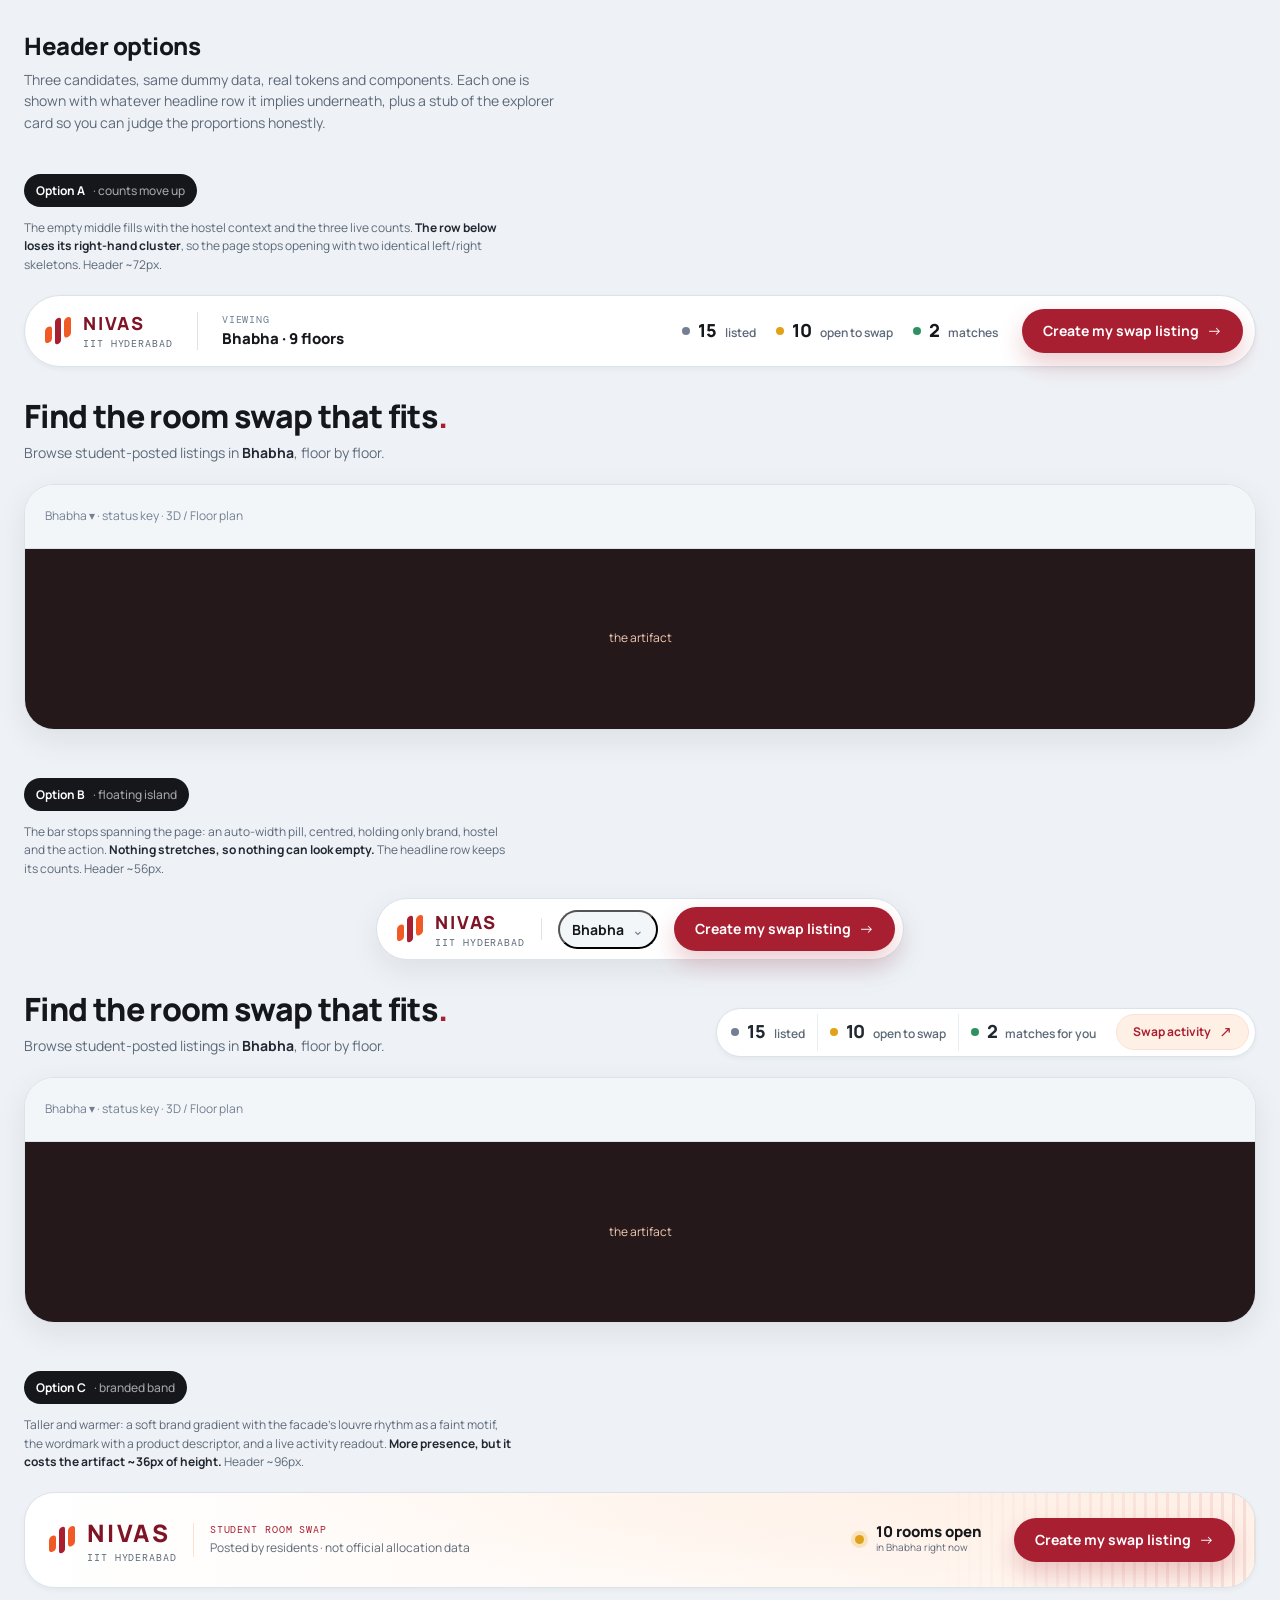
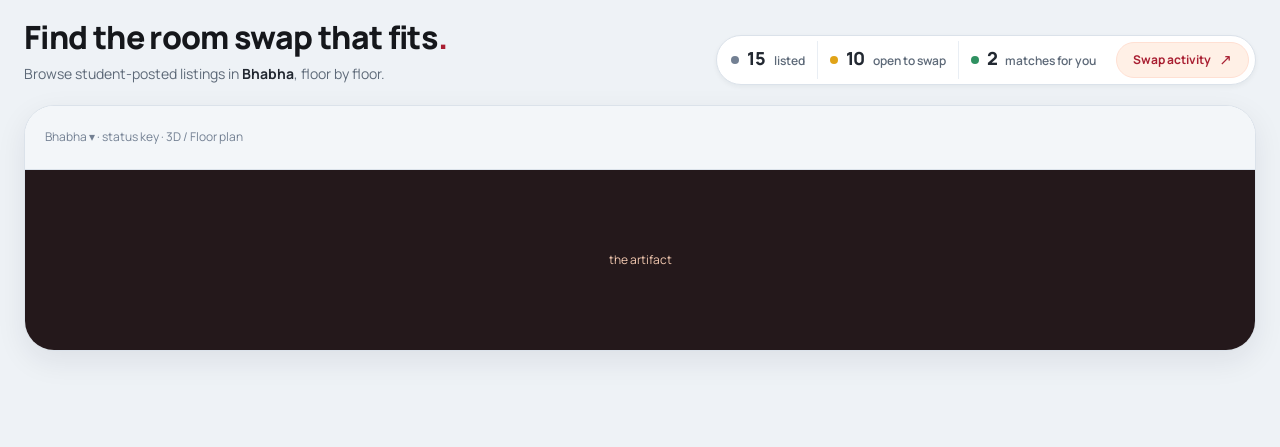
<file: header.html>
<!doctype html>
<html lang="en">
  <head>
    <meta charset="UTF-8" />
    <meta name="viewport" content="width=device-width, initial-scale=1.0" />
    <title>Nivas — header options</title>
    <link rel="preconnect" href="https://fonts.googleapis.com" />
    <link rel="preconnect" href="https://fonts.gstatic.com" crossorigin />
    <link href="https://fonts.googleapis.com/css2?family=DM+Mono:wght@400;500&family=Manrope:wght@400;500;600;700;800&family=Playfair+Display:ital,wght@0,600;1,600&display=swap" rel="stylesheet" />

    <!-- Uses the real stylesheet so tokens, buttons, brand mark and type are
         exactly what the app renders. Everything below is preview-only chrome
         plus the three candidate headers. Dummy data, no behaviour. -->
    <link rel="stylesheet" href="./styles.css?v=30" />

    <style>
      /* ── preview page chrome (not part of the app) ────────────────────── */
      body { background: var(--canvas); }
      .demo { max-width: 1320px; margin: 0 auto; padding: var(--s-8) var(--s-6) var(--s-12); }
      .demo-title { font-size: var(--fs-2xl); font-weight: 800; color: var(--ink-900); }
      .demo-lead { margin: var(--s-2) 0 var(--s-10); color: var(--ink-500); font-size: var(--fs-sm); max-width: 60ch; }
      .variant { margin-bottom: var(--s-12); }
      .variant-tag {
        display: inline-flex; align-items: center; gap: var(--s-2);
        margin-bottom: var(--s-3);
        padding: var(--s-2) var(--s-3);
        border-radius: var(--r-pill);
        background: var(--ink-900); color: #fff;
        font: 700 var(--fs-xs) var(--font-sans);
      }
      .variant-tag i { font-style: normal; opacity: .6; font-weight: 500; }
      .variant-note { margin: 0 0 var(--s-5); color: var(--ink-500); font-size: var(--fs-xs); max-width: 70ch; line-height: var(--lh-base); }
      .variant-note b { color: var(--ink-800); }
      /* A stub of the explorer card, so each header is judged in proportion. */
      .stage-stub {
        margin-top: var(--s-5);
        border: 1px solid var(--line); border-radius: var(--r-xl);
        background: var(--surface); box-shadow: var(--e-2); overflow: hidden;
      }
      .stage-stub-bar {
        height: 64px; display: flex; align-items: center; gap: var(--s-5);
        padding: 0 var(--s-5);
        border-bottom: 1px solid var(--line); background: var(--surface-sunk);
        color: var(--ink-400); font-size: var(--fs-xs);
      }
      .stage-stub-body { height: 180px; display: grid; place-items: center; background: var(--scene); color: var(--on-scene-muted); font-size: var(--fs-xs); }

      /* Shared by the previews: the headline row as it appears today. */
      .demo-head { display: flex; align-items: flex-end; justify-content: space-between; gap: var(--s-8); margin: var(--s-8) 0 var(--s-5); }
      .demo-head h1 { font-size: var(--fs-3xl); font-weight: 800; line-height: 1.1; letter-spacing: -.02em; color: var(--ink-900); }
      .demo-head h1 em { font-style: normal; color: var(--brand-600); }
      .demo-head p { margin: var(--s-2) 0 0; color: var(--ink-500); font-size: var(--fs-sm); }
      .demo-head strong { color: var(--ink-800); }

      /* ══ OPTION A — counts pulled into the header ══════════════════════ */
      .hdr-a {
        display: flex; align-items: center; gap: var(--s-6);
        min-height: 72px; padding: var(--s-3) var(--s-3) var(--s-3) var(--s-5);
        border: 1px solid var(--line); border-radius: var(--r-pill);
        background: var(--surface); box-shadow: var(--e-1);
      }
      .hdr-a .brand { flex: none; }
      .hdr-a-divider { width: 1px; align-self: stretch; margin: var(--s-1) 0; background: var(--line); }
      .hdr-a-context { flex: 1; min-width: 0; display: flex; align-items: center; gap: var(--s-6); }
      .hdr-a-hostel { display: grid; gap: 2px; }
      .hdr-a-hostel span { font: var(--fs-micro) var(--font-mono); letter-spacing: var(--track-mono); color: var(--ink-400); }
      .hdr-a-hostel strong { font: 800 var(--fs-md) var(--font-sans); color: var(--ink-900); }
      .hdr-a-counts { display: flex; align-items: center; gap: var(--s-5); margin-left: auto; }
      .hdr-a-count { display: flex; align-items: baseline; gap: var(--s-2); white-space: nowrap; }
      .hdr-a-count i { width: 8px; height: 8px; align-self: center; border-radius: var(--r-pill); background: var(--ink-400); }
      .hdr-a-count.is-open i { background: var(--status-open); }
      .hdr-a-count.is-match i { background: var(--status-match); }
      .hdr-a-count strong { font: 800 var(--fs-xl) var(--font-sans); color: var(--ink-900); line-height: 1; }
      .hdr-a-count small { color: var(--ink-500); font: 600 var(--fs-xs) var(--font-sans); }

      /* ══ OPTION B — floating centred island ════════════════════════════ */
      .hdr-b-wrap { display: flex; justify-content: center; }
      .hdr-b {
        display: inline-flex; align-items: center; gap: var(--s-4);
        min-height: 56px; padding: var(--s-2) var(--s-2) var(--s-2) var(--s-5);
        border: 1px solid var(--line); border-radius: var(--r-pill);
        background: var(--surface); box-shadow: var(--e-2);
      }
      .hdr-b .brand { flex: none; }
      .hdr-b-sep { width: 1px; height: 22px; background: var(--line); }
      .hdr-b-hostel {
        display: inline-flex; align-items: center; gap: var(--s-2);
        padding: var(--s-2) var(--s-3); border-radius: var(--r-pill);
        background: var(--surface-sunk);
        font: 700 var(--fs-sm) var(--font-sans); color: var(--ink-900); cursor: pointer;
      }
      .hdr-b-hostel b { color: var(--ink-400); font-weight: 500; }

      /* ══ OPTION C — branded gradient band ══════════════════════════════ */
      .hdr-c {
        position: relative; overflow: hidden;
        display: flex; align-items: center; gap: var(--s-8);
        min-height: 96px; padding: var(--s-5) var(--s-5) var(--s-5) var(--s-6);
        border: 1px solid var(--line); border-radius: var(--r-xl);
        background:
          radial-gradient(120% 180% at 88% 0%, var(--brand-50), transparent 62%),
          linear-gradient(90deg, #fff 0%, var(--accent-50) 100%);
        box-shadow: var(--e-1);
      }
      .hdr-c:after {   /* faint louvre motif from the facade */
        content: ''; position: absolute; inset: 0 0 0 auto; width: 320px;
        background: repeating-linear-gradient(90deg, rgba(169,31,50,.10) 0 3px, transparent 3px 11px);
        -webkit-mask-image: linear-gradient(90deg, transparent, #000);
        mask-image: linear-gradient(90deg, transparent, #000);
        pointer-events: none;
      }
      .hdr-c-id { position: relative; z-index: 1; display: flex; align-items: center; gap: var(--s-4); }
      .hdr-c-id .brand { font-size: var(--fs-2xl); }
      .hdr-c-tag { display: grid; gap: 3px; padding-left: var(--s-4); border-left: 1px solid var(--brand-100); }
      .hdr-c-tag span { font: var(--fs-micro) var(--font-mono); letter-spacing: var(--track-mono); color: var(--brand-600); }
      .hdr-c-tag small { color: var(--ink-500); font-size: var(--fs-xs); }
      .hdr-c-live { position: relative; z-index: 1; margin-left: auto; display: flex; align-items: center; gap: var(--s-3); }
      .hdr-c-pulse {
        width: 9px; height: 9px; border-radius: var(--r-pill);
        background: var(--status-open); box-shadow: 0 0 0 4px rgba(224,163,24,.22);
        animation: pulse 1.8s var(--ease) infinite;
      }
      @keyframes pulse { 50% { box-shadow: 0 0 0 9px rgba(224,163,24,0); } }
      .hdr-c-live-copy { display: grid; gap: 1px; }
      .hdr-c-live-copy strong { font: 800 var(--fs-md) var(--font-sans); color: var(--ink-900); line-height: 1; }
      .hdr-c-live-copy small { color: var(--ink-500); font-size: var(--fs-micro); }
      .hdr-c .btn { position: relative; z-index: 1; }

      .cta-pill { min-height: 44px; padding: 0 var(--s-5); border-radius: var(--r-pill); font-size: var(--fs-sm); box-shadow: var(--brand-action-shadow); white-space: nowrap; }
    </style>
  </head>

  <body>
    <div class="demo">
      <h1 class="demo-title">Header options</h1>
      <p class="demo-lead">
        Three candidates, same dummy data, real tokens and components. Each one
        is shown with whatever headline row it implies underneath, plus a stub
        of the explorer card so you can judge the proportions honestly.
      </p>

      <!-- ════════════════════════════════════════════════════════════════ -->
      <section class="variant">
        <span class="variant-tag">Option A <i>· counts move up</i></span>
        <p class="variant-note">
          The empty middle fills with the hostel context and the three live
          counts. <b>The row below loses its right-hand cluster</b>, so the page
          stops opening with two identical left/right skeletons. Header ~72px.
        </p>

        <header class="hdr-a">
          <a class="brand" href="#" aria-label="Nivas home">
            <span class="brand-mark"><i></i><i></i><i></i></span>
            <span>NIVAS<small>IIT HYDERABAD</small></span>
          </a>
          <div class="hdr-a-divider"></div>
          <div class="hdr-a-context">
            <div class="hdr-a-hostel"><span>VIEWING</span><strong>Bhabha · 9 floors</strong></div>
            <div class="hdr-a-counts">
              <div class="hdr-a-count"><i></i><strong>15</strong><small>listed</small></div>
              <div class="hdr-a-count is-open"><i></i><strong>10</strong><small>open to swap</small></div>
              <div class="hdr-a-count is-match"><i></i><strong>2</strong><small>matches</small></div>
            </div>
          </div>
          <button class="btn btn--primary cta-pill">Create my swap listing <b>→</b></button>
        </header>

        <div class="demo-head">
          <div>
            <h1>Find the room swap that fits<em>.</em></h1>
            <p>Browse student-posted listings in <strong>Bhabha</strong>, floor by floor.</p>
          </div>
        </div>

        <div class="stage-stub">
          <div class="stage-stub-bar">Bhabha ▾ · status key · 3D / Floor plan</div>
          <div class="stage-stub-body">the artifact</div>
        </div>
      </section>

      <!-- ════════════════════════════════════════════════════════════════ -->
      <section class="variant">
        <span class="variant-tag">Option B <i>· floating island</i></span>
        <p class="variant-note">
          The bar stops spanning the page: an auto-width pill, centred, holding
          only brand, hostel and the action. <b>Nothing stretches, so nothing can
          look empty.</b> The headline row keeps its counts. Header ~56px.
        </p>

        <div class="hdr-b-wrap">
          <header class="hdr-b">
            <a class="brand" href="#" aria-label="Nivas home">
              <span class="brand-mark"><i></i><i></i><i></i></span>
              <span>NIVAS<small>IIT HYDERABAD</small></span>
            </a>
            <div class="hdr-b-sep"></div>
            <button class="hdr-b-hostel">Bhabha <b>⌄</b></button>
            <button class="btn btn--primary cta-pill">Create my swap listing <b>→</b></button>
          </header>
        </div>

        <div class="demo-head">
          <div>
            <h1>Find the room swap that fits<em>.</em></h1>
            <p>Browse student-posted listings in <strong>Bhabha</strong>, floor by floor.</p>
          </div>
          <div class="head-stats">
            <div class="head-stat"><strong>15</strong><small>listed</small></div>
            <div class="head-stat head-stat--open"><strong>10</strong><small>open to swap</small></div>
            <div class="head-stat head-stat--match"><strong>2</strong><small>matches for you</small></div>
            <button class="btn btn--secondary head-activity">Swap activity <b>↗</b></button>
          </div>
        </div>

        <div class="stage-stub">
          <div class="stage-stub-bar">Bhabha ▾ · status key · 3D / Floor plan</div>
          <div class="stage-stub-body">the artifact</div>
        </div>
      </section>

      <!-- ════════════════════════════════════════════════════════════════ -->
      <section class="variant">
        <span class="variant-tag">Option C <i>· branded band</i></span>
        <p class="variant-note">
          Taller and warmer: a soft brand gradient with the facade's louvre
          rhythm as a faint motif, the wordmark with a product descriptor, and a
          live activity readout. <b>More presence, but it costs the artifact
          ~36px of height.</b> Header ~96px.
        </p>

        <header class="hdr-c">
          <div class="hdr-c-id">
            <a class="brand" href="#" aria-label="Nivas home">
              <span class="brand-mark"><i></i><i></i><i></i></span>
              <span>NIVAS<small>IIT HYDERABAD</small></span>
            </a>
            <div class="hdr-c-tag">
              <span>STUDENT ROOM SWAP</span>
              <small>Posted by residents · not official allocation data</small>
            </div>
          </div>
          <div class="hdr-c-live">
            <span class="hdr-c-pulse"></span>
            <div class="hdr-c-live-copy">
              <strong>10 rooms open</strong>
              <small>in Bhabha right now</small>
            </div>
          </div>
          <button class="btn btn--primary cta-pill">Create my swap listing <b>→</b></button>
        </header>

        <div class="demo-head">
          <div>
            <h1>Find the room swap that fits<em>.</em></h1>
            <p>Browse student-posted listings in <strong>Bhabha</strong>, floor by floor.</p>
          </div>
          <div class="head-stats">
            <div class="head-stat"><strong>15</strong><small>listed</small></div>
            <div class="head-stat head-stat--open"><strong>10</strong><small>open to swap</small></div>
            <div class="head-stat head-stat--match"><strong>2</strong><small>matches for you</small></div>
            <button class="btn btn--secondary head-activity">Swap activity <b>↗</b></button>
          </div>
        </div>

        <div class="stage-stub">
          <div class="stage-stub-bar">Bhabha ▾ · status key · 3D / Floor plan</div>
          <div class="stage-stub-body">the artifact</div>
        </div>
      </section>
    </div>
  </body>
</html>
</file>
<file: styles.css>
/* ============================================================================
   NIVAS — IIT Hyderabad hostel explorer
   Design system. Read docs/DESIGN.md before changing anything in this file.

   Structure:
     01 Tokens          07 Status key
     02 Base            08 Views (3D / map / site / floor)
     03 Primitives      09 Room detail panel
     04 Header pill     10 Modals + requests
     05 Page + card     11 Component refinements
     06 Stage row       12 Toast, responsive, a11y

   Rule: no hard-coded colours below section 01. Every value is a token.
   ========================================================================= */

/* ── 01 Tokens ───────────────────────────────────────────────────────────── */

:root {
  /* Brand — institute red. Reserved for interactive/branded elements ONLY.
     Never used for room status, so a red button is never confused with a
     red room. See --status-* below. */
  --brand-700: #7e1425;
  --brand-600: #a91f32;
  --brand-500: #c22c3d;
  --brand-200: #f6cabf;
  --brand-100: #ffe0d3;
  --brand-50:  #fff0e6;

  /* Accent — logo orange. Highlights, focus rings, live indicators. */
  --accent-700: #c0430f;
  --accent-600: #d8481e;
  --accent-500: #f05a25;
  --accent-100: #ffdfca;
  --accent-50:  #fff4ec;

  /* Warm neutrals */
  --ink-900:   #15171b;
  --ink-800:   #222831;
  --ink-600:   #46515e;
  --ink-500:   #5d6978;
  --ink-400:   #738093;
  --line:      #dbe2ea;
  --line-soft: #e9eef4;
  --surface:   #ffffff;
  --surface-sunk: #f3f6f9;
  --canvas:    #eef2f6;
  --scene:     #24181b;

  /* On dark (3D viewer overlays) */
  --on-scene:       #fff5ec;
  --on-scene-muted: #f3c9b1;
  --on-scene-label: #ffc5a6;
  --scene-panel:    rgba(38, 23, 25, .84);
  --scene-edge:     rgba(255, 218, 196, .24);
  --overlay-backdrop: rgba(15, 21, 30, .48);
  --brand-action-shadow: 0 12px 24px rgba(169, 31, 50, .22);

  /* Room status colours reflect only student-submitted swap information.
     Traffic-light reading, set by Chandan 2026-07-26: red = registered but
     not moving (no swap possible), yellow = open to swap, green = match.
     The red is deliberately a warmer, brighter vermilion than --brand-600 so
     a status swatch never reads as a brand button. */
  --status-unlisted:       #514346;
  --status-unlisted-tint:  #eee7e2;
  --status-occupied:       #d6452f;
  --status-occupied-tint:  #fbe4de;
  --status-open:           #e0a318;
  --status-open-tint:      #fdf1d3;
  --status-match:          #2f9161;
  --status-match-tint:     #e0f1e7;
  /* Pink: one or more students have bookmarked this room as a destination.
     Overlay tier, not a listing state — see statusAtFor() in app.js. */
  --status-waitlist:       #d6437e;
  --status-waitlist-tint:  #fbe1ec;

  /* Radius — one scale, no ad-hoc values */
  --r-xs:   4px;
  --r-sm:   12px;
  --r-md:   16px;
  --r-lg:   22px;
  --r-xl:   30px;
  --r-pill: 999px;

  /* Space — 4px base */
  --s-1: 4px;  --s-2: 8px;  --s-3: 12px; --s-4: 16px;
  --s-5: 20px; --s-6: 24px; --s-8: 32px; --s-10: 40px; --s-12: 48px;

  /* Type */
  --font-sans:    Manrope, system-ui, -apple-system, sans-serif;
  --font-mono:    'DM Mono', ui-monospace, SFMono-Regular, monospace;
  --font-display: 'Playfair Display', Georgia, serif;

  --fs-micro: 10px;
  --fs-xs:    12px;
  --fs-sm:    14px;
  --fs-md:    15px;
  --fs-lg:    15px;
  --fs-xl:    18px;
  --fs-2xl:   24px;
  --fs-3xl:   32px;
  --fs-4xl:   40px;

  --lh-tight: 1.2;
  --lh-base:  1.55;
  --lh-loose: 1.7;

  --track-mono: .09em;  /* mono labels are always tracked out */

  /* Elevation */
  --e-1: 0 2px 5px rgba(20, 31, 47, .05);
  --e-2: 0 10px 30px rgba(20, 31, 47, .08);
  --e-3: 0 20px 48px rgba(20, 31, 47, .12);
  --e-4: 0 30px 72px rgba(20, 31, 47, .2);

  /* Layout — the stage row's one adjustable dimension */
  --detail-w: 316px;

  /* Motion */
  --t-fast: 120ms;
  --t-base: 200ms;
  --ease:   cubic-bezier(.32, .72, .32, 1);

  --focus-ring: 0 0 0 3px var(--accent-100);
}

/* ── 02 Base ─────────────────────────────────────────────────────────────── */

* { box-sizing: border-box; }

body {
  margin: 0;
  background: var(--canvas);
  color: var(--ink-800);
  font-family: var(--font-sans);
  font-size: var(--fs-md);
  line-height: var(--lh-base);
  -webkit-font-smoothing: antialiased;
}

h1, h2, h3 { margin: 0; line-height: var(--lh-tight); letter-spacing: -.02em; }

.hidden { display: none !important; }

:focus-visible {
  outline: 2px solid var(--accent-500);
  outline-offset: 2px;
  border-radius: var(--r-xs);
}

/* Mono label — the recurring small-caps eyebrow used across every panel */
.u-label {
  font: var(--fs-micro) var(--font-mono);
  letter-spacing: var(--track-mono);
  text-transform: uppercase;
  color: var(--ink-500);
}

/* ── 03 Primitives ───────────────────────────────────────────────────────── */

/* Buttons. Every clickable control in the app is one of these four.
   .btn            base — never used alone
   .btn--primary   solid brand, one per view maximum
   .btn--secondary tinted, safe to repeat
   .btn--ghost     text-only
   .icon-btn       square, icon only
   .seg-btn        inside a .segmented group
   .chip           small pill, often a toggle                                */

.btn {
  display: inline-flex;
  align-items: center;
  justify-content: center;
  gap: var(--s-2);
  border: 1px solid transparent;
  border-radius: var(--r-sm);
  padding: var(--s-3) var(--s-4);
  font: 700 var(--fs-xs) var(--font-sans);
  line-height: 1;
  cursor: pointer;
  transition: background var(--t-fast) var(--ease),
              border-color var(--t-fast) var(--ease),
              box-shadow var(--t-fast) var(--ease),
              transform var(--t-fast) var(--ease);
}
.btn:active { transform: translateY(1px); }
.btn:focus-visible { outline: 0; box-shadow: var(--focus-ring); }
.btn[disabled] { opacity: .5; cursor: not-allowed; }
.btn b { font-size: var(--fs-lg); line-height: 0; font-weight: 400; }

.btn--primary {
  background: var(--brand-600);
  color: #fff;
  box-shadow: var(--e-1);
}
.btn--primary:hover { background: var(--brand-700); }

.btn--secondary {
  background: var(--brand-50);
  color: var(--brand-600);
  border-color: var(--brand-100);
}
.btn--secondary:hover { background: var(--brand-100); }

.btn--ghost {
  background: transparent;
  color: var(--ink-500);
  padding: var(--s-2) var(--s-3);
}
.btn--ghost:hover { background: var(--surface-sunk); color: var(--ink-800); }

/* Outline — a secondary action that must not compete with .btn--primary but
   still reads as branded. Used by the header's feature-request button. */
.btn--outline {
  background: transparent;
  color: var(--brand-600);
  border-color: var(--brand-600);
}
.btn--outline:hover { background: var(--brand-50); border-color: var(--brand-700); color: var(--brand-700); }

.btn--block { width: 100%; }

.icon-btn {
  display: grid;
  place-items: center;
  width: 30px;
  height: 30px;
  flex: none;
  border: 1px solid var(--line);
  border-radius: var(--r-sm);
  background: var(--surface);
  color: var(--ink-600);
  font-size: var(--fs-lg);
  line-height: 1;
  cursor: pointer;
  transition: background var(--t-fast) var(--ease), color var(--t-fast) var(--ease);
}
.icon-btn:hover { background: var(--brand-50); color: var(--brand-600); }
.icon-btn:focus-visible { outline: 0; box-shadow: var(--focus-ring); }
.icon-btn--quiet { border-color: transparent; background: transparent; }

/* Segmented control — view switcher, request tabs */
.segmented {
  display: flex;
  gap: 2px;
  padding: 3px;
  border-radius: var(--r-md);
  background: var(--surface-sunk);
}
.seg-btn {
  border: 0;
  border-radius: var(--r-sm);
  padding: var(--s-2) var(--s-3);
  background: transparent;
  color: var(--ink-500);
  font: 700 var(--fs-micro) var(--font-sans);
  cursor: pointer;
  transition: background var(--t-fast) var(--ease), color var(--t-fast) var(--ease);
}
.seg-btn span { font-size: var(--fs-md); margin-right: var(--s-1); }
.seg-btn:hover { color: var(--ink-800); }
.seg-btn.active {
  background: var(--surface);
  color: var(--brand-600);
  box-shadow: var(--e-1);
}
.seg-btn:focus-visible { outline: 0; box-shadow: var(--focus-ring); }

.chip {
  display: inline-flex;
  align-items: center;
  gap: var(--s-1);
  border: 1px solid var(--line);
  border-radius: var(--r-pill);
  padding: var(--s-2) var(--s-3);
  background: var(--surface);
  color: var(--brand-600);
  font: 700 var(--fs-micro) var(--font-sans);
  cursor: pointer;
  transition: background var(--t-fast) var(--ease), color var(--t-fast) var(--ease);
}
.chip span { font-size: var(--fs-md); }
.chip:hover { background: var(--brand-50); }
.chip.active {
  background: var(--brand-600);
  border-color: var(--brand-600);
  color: #fff;
  box-shadow: var(--e-2);
}
.chip:focus-visible { outline: 0; box-shadow: var(--focus-ring); }

/* Status pill — read-only state label */
.pill {
  display: inline-block;
  border-radius: var(--r-pill);
  padding: 5px var(--s-3);
  font: 700 var(--fs-micro) var(--font-sans);
}
.pill--unlisted { background: var(--status-unlisted-tint); color: var(--ink-600); }
.pill--occupied { background: var(--status-occupied-tint); color: #2f6242; }
.pill--open     { background: var(--status-open-tint);     color: #8a6011; }
.pill--match    { background: var(--status-match-tint);    color: #246475; }
.pill--waitlist { background: var(--status-waitlist-tint); color: #9c2d5f; }

.avatar {
  display: grid;
  place-items: center;
  width: 30px;
  height: 30px;
  flex: none;
  border-radius: var(--r-pill);
  background: linear-gradient(135deg, var(--accent-500), var(--brand-600));
  color: #fff;
  font: 700 var(--fs-micro) var(--font-sans);
}
.avatar--lg { width: 38px; height: 38px; font-size: var(--fs-xs); }
.avatar--private { background: linear-gradient(135deg, var(--ink-400), var(--ink-600)); }

/* Form fields — six-column grid so a row can be 3-up (span-2) or 2-up
   (span-3). The listing form's details fit in exactly two rows. */
.form-grid {
  display: grid;
  grid-template-columns: repeat(6, minmax(0, 1fr));
  gap: var(--s-4);
}
.form-grid > .span-1 { grid-column: span 1; }
.form-grid > .span-2 { grid-column: span 2; }
.form-grid > .span-3 { grid-column: span 3; }
.form-grid > .span-4 { grid-column: span 4; }
.form-grid > label { display: grid; gap: var(--s-2); color: var(--ink-800); font: 700 var(--fs-xs) var(--font-sans); }
.form-grid input {
  width: 100%;
  min-width: 0;
  min-height: 48px;
  border: 1px solid var(--line);
  border-radius: var(--r-md);
  background: var(--surface-sunk);
  padding: 0 var(--s-4);
  color: var(--ink-900);
  font: 500 var(--fs-sm) var(--font-sans);
  outline: 0;
  transition: border-color var(--t-fast) var(--ease), box-shadow var(--t-fast) var(--ease), background var(--t-fast) var(--ease);
}
.form-grid input::placeholder { color: var(--ink-400); font-weight: 400; }
.form-grid input:focus { border-color: var(--accent-500); background: var(--surface); box-shadow: var(--focus-ring); }
.field-label { display: flex; align-items: baseline; gap: var(--s-2); }
.field-optional { color: var(--ink-400); font: 500 var(--fs-micro) var(--font-sans); font-style: normal; }
.form-grid textarea {
  width: 100%;
  min-width: 0;
  border: 1px solid var(--line);
  border-radius: var(--r-md);
  background: var(--surface-sunk);
  padding: var(--s-3) var(--s-4);
  color: var(--ink-900);
  font: 500 var(--fs-sm) var(--font-sans);
  line-height: var(--lh-base);
  resize: vertical;
  outline: 0;
  transition: border-color var(--t-fast) var(--ease), box-shadow var(--t-fast) var(--ease), background var(--t-fast) var(--ease);
}
.form-grid textarea:focus { border-color: var(--accent-500); background: var(--surface); box-shadow: var(--focus-ring); }
.form-grid > .span-6 { grid-column: span 6; }
.form-note { margin: 0; color: var(--ink-400); font-size: var(--fs-micro); }
.choice-tiles--three { grid-template-columns: repeat(3, minmax(0, 1fr)); }
.choice-tile--idea:has(input:checked) { border-color: var(--brand-600); background: var(--brand-50); box-shadow: 0 0 0 4px var(--brand-100); }
.choice-tile--idea:has(input:checked) .choice-mark { background: var(--brand-600); color: #fff; }
.choice-tile--bug:has(input:checked) { border-color: var(--status-occupied); background: var(--status-occupied-tint); box-shadow: 0 0 0 4px rgba(214, 69, 47, .14); }
.choice-tile--bug:has(input:checked) .choice-mark { background: var(--status-occupied); color: #fff; }
.choice-tile--other:has(input:checked) { border-color: var(--ink-600); background: var(--surface-sunk); box-shadow: 0 0 0 4px var(--line-soft); }
.choice-tile--other:has(input:checked) .choice-mark { background: var(--ink-600); color: #fff; }

.field-help { margin: 0 0 var(--s-3); color: var(--ink-500); font: 400 var(--fs-xs) var(--font-sans); }

/* Section heading inside a form — same type scale as the rest of the app,
   not a mono utility label. */
.section-head { margin-bottom: var(--s-4); }
.section-head h3 { font-size: var(--fs-lg); font-weight: 800; color: var(--ink-900); }
.section-head p { margin: var(--s-1) 0 0; color: var(--ink-500); font-size: var(--fs-xs); }

.form-actions { grid-column: 1 / -1; display: flex; align-items: center; gap: var(--s-3); }
.form-actions .btn--primary { margin-left: auto; min-height: 52px; padding: 0 var(--s-6); border-radius: var(--r-pill); font-size: var(--fs-sm); box-shadow: var(--brand-action-shadow); }
.form-actions .btn--ghost { color: var(--ink-400); }
.form-actions .btn--ghost:hover { color: var(--status-occupied); background: var(--status-occupied-tint); }

/* Legacy two-column form layout — still used by any non-listing form. */
.field-grid {
  display: grid;
  grid-template-columns: repeat(2, minmax(0, 1fr));
  gap: var(--s-4);
}
.field-grid label {
  display: grid;
  gap: var(--s-2);
  color: var(--ink-600);
  font: 700 var(--fs-micro) var(--font-sans);
}
.field-grid input,
.field-grid select,
.field-grid textarea {
  width: 100%;
  min-width: 0;
  border: 1px solid var(--line);
  border-radius: var(--r-sm);
  background: var(--surface);
  padding: var(--s-3);
  color: var(--ink-800);
  font: 500 var(--fs-sm) var(--font-sans);
  outline: 0;
  transition: border-color var(--t-fast) var(--ease), box-shadow var(--t-fast) var(--ease);
}
.field-grid input:focus,
.field-grid select:focus,
.field-grid textarea:focus {
  border-color: var(--accent-500);
  box-shadow: var(--focus-ring);
}
.field-grid textarea { min-height: 112px; resize: vertical; line-height: var(--lh-base); }
.field-grid label:has(textarea),
.field-grid .btn { grid-column: 1 / -1; }
.move-choice,
.move-details { grid-column: 1 / -1; margin: 0; min-width: 0; border: 0; padding: 0; }
.move-choice legend { padding: 0; margin-bottom: var(--s-1); color: var(--ink-900); font: 800 var(--fs-lg) var(--font-sans); }

/* The single most consequential answer in the form, so it gets two real
   tiles that state their consequence — not two radio dots. */
.choice-tiles { display: grid; grid-template-columns: repeat(2, minmax(0, 1fr)); gap: var(--s-3); }
.choice-tile {
  position: relative;
  display: grid;
  gap: var(--s-1);
  padding: var(--s-4) var(--s-4) var(--s-4) 60px;
  border: 2px solid var(--line);
  border-radius: var(--r-lg);
  background: var(--surface);
  cursor: pointer;
  transition: transform var(--t-base) var(--ease), border-color var(--t-fast) var(--ease),
              background var(--t-fast) var(--ease), box-shadow var(--t-fast) var(--ease);
}
.choice-tile:hover { transform: translateY(-3px); box-shadow: var(--e-2); }
.choice-tile input { position: absolute; opacity: 0; pointer-events: none; }
.choice-mark {
  position: absolute;
  left: var(--s-4);
  top: var(--s-4);
  display: grid;
  place-items: center;
  width: 32px;
  height: 32px;
  border-radius: var(--r-pill);
  background: var(--surface-sunk);
  color: var(--ink-500);
  font-size: var(--fs-lg);
  transition: background var(--t-fast) var(--ease), color var(--t-fast) var(--ease), transform var(--t-base) var(--ease);
}
.choice-tile:hover .choice-mark { transform: scale(1.08); }
.choice-tile strong { color: var(--ink-900); font-size: var(--fs-md); }
.choice-tile small { color: var(--ink-500); font-size: var(--fs-xs); line-height: var(--lh-base); }
.choice-tile small b { color: var(--ink-800); font-weight: 700; }

.choice-tile--open:has(input:checked) {
  border-color: var(--status-open);
  background: var(--status-open-tint);
  box-shadow: 0 0 0 4px rgba(224, 163, 24, .16);
}
.choice-tile--open:has(input:checked) .choice-mark { background: var(--status-open); color: #fff; }
.choice-tile--stay:has(input:checked) {
  border-color: var(--status-occupied);
  background: var(--status-occupied-tint);
  box-shadow: 0 0 0 4px rgba(214, 69, 47, .14);
}
.choice-tile--stay:has(input:checked) .choice-mark { background: var(--status-occupied); color: #fff; }
.choice-tile:focus-within { box-shadow: var(--focus-ring); }

.move-details { padding: var(--s-5); border: 1px solid var(--line-soft); border-radius: var(--r-lg); background: var(--surface-sunk); }
.preference-grid { display: grid; gap: var(--s-2); }
.preference-row { display: grid; grid-template-columns: 28px minmax(0, 1.3fr) minmax(0, .85fr) minmax(0, .85fr); align-items: center; gap: var(--s-3); }
.preference-rank {
  display: grid;
  place-items: center;
  width: 28px;
  height: 28px;
  border-radius: var(--r-pill);
  background: var(--surface);
  border: 1px solid var(--line);
  color: var(--ink-500);
  font: 700 var(--fs-xs) var(--font-mono);
}

/* ── Custom dropdown ─────────────────────────────────────────────────────
   Every <select> in a form is replaced at runtime by this (enhanceSelect in
   app.js): the native element stays in the DOM for form state, this is what
   the student sees. Same language as the hostel picker in the toolbar. */
.select { position: relative; min-width: 0; }
.select select { position: absolute; opacity: 0; pointer-events: none; width: 0; height: 0; }
.select-btn {
  width: 100%;
  min-height: 48px;
  display: flex;
  align-items: center;
  gap: var(--s-2);
  padding: 0 var(--s-4);
  border: 1px solid var(--line);
  border-radius: var(--r-md);
  background: var(--surface-sunk);
  color: var(--ink-900);
  font: 600 var(--fs-sm) var(--font-sans);
  text-align: left;
  cursor: pointer;
  transition: border-color var(--t-fast) var(--ease), background var(--t-fast) var(--ease);
}
.select-btn:hover { border-color: var(--brand-200); background: var(--surface); }
.select-btn:focus-visible { outline: 0; border-color: var(--accent-500); box-shadow: var(--focus-ring); }
.select-btn span { flex: 1; min-width: 0; overflow: hidden; text-overflow: ellipsis; white-space: nowrap; }
.select-btn.is-placeholder span { color: var(--ink-400); font-weight: 500; }
.select-btn b { flex: none; color: var(--ink-400); font-weight: 500; transition: transform var(--t-fast) var(--ease); }
.select.open .select-btn { border-color: var(--accent-500); background: var(--surface); }
.select.open .select-btn b { transform: rotate(180deg); }

.select-menu {
  position: absolute;
  z-index: 30;
  top: calc(100% + 6px);
  left: 0;
  right: 0;
  max-height: 244px;
  overflow-y: auto;
  display: grid;
  gap: 2px;
  padding: var(--s-2);
  border: 1px solid var(--line);
  border-radius: var(--r-md);
  background: var(--surface);
  box-shadow: var(--e-3);
}
.select-option {
  border: 0;
  border-radius: var(--r-sm);
  padding: var(--s-2) var(--s-3);
  background: transparent;
  color: var(--ink-600);
  font: 600 var(--fs-xs) var(--font-sans);
  text-align: left;
  cursor: pointer;
}
.select-option:hover { background: var(--brand-50); color: var(--brand-600); }
.select-option.selected { background: var(--brand-600); color: #fff; }
.select-menu::-webkit-scrollbar { width: 7px; }
.select-menu::-webkit-scrollbar-thumb { background: var(--line); border-radius: var(--r-pill); }

/* Card — the one container treatment */
.card {
  border: 1px solid var(--line);
  border-radius: var(--r-lg);
  background: var(--surface);
  box-shadow: var(--e-1);
}

/* ── 04 Top header ───────────────────────────────────────────────────────── */

/* The header is a pill inside the page column, not a full-bleed website
   banner — same width, same radius language and same hairline as the explorer
   card below it, so it reads as part of the tool rather than a marketing
   header bolted on top. */
.app-shell {
  min-height: 100dvh;
  display: flex;
  flex-direction: column;
}

.topbar {
  position: relative;
  overflow: hidden;
  display: flex;
  align-items: center;
  gap: var(--s-6);
  min-height: 78px;
  flex: none;
  padding: var(--s-3) var(--s-3) var(--s-3) var(--s-6);
  border: 1px solid var(--line);
  border-radius: var(--r-xl);
  background: linear-gradient(90deg, var(--surface) 0%, var(--surface) 55%, #fff6ef 100%);
  box-shadow: var(--e-1);
}
/* The facade's louvre rhythm, barely there, fading in from the right. */
.topbar:after {
  content: '';
  position: absolute;
  inset: 0 0 0 auto;
  width: 300px;
  background: repeating-linear-gradient(90deg, rgba(200, 69, 45, .08) 0 3px, transparent 3px 11px);
  -webkit-mask-image: linear-gradient(90deg, transparent, #000);
  mask-image: linear-gradient(90deg, transparent, #000);
  pointer-events: none;
}
.topbar-id { position: relative; z-index: 1; display: flex; align-items: center; gap: var(--s-4); min-width: 0; }
.topbar-tag { display: grid; gap: 3px; padding-left: var(--s-4); border-left: 1px solid var(--brand-100); }
.topbar-tag span { font: var(--fs-micro) var(--font-mono); letter-spacing: var(--track-mono); color: var(--brand-600); }
.topbar-tag small { color: var(--ink-500); font-size: var(--fs-xs); }

.live-dot {
  width: 8px;
  height: 8px;
  flex: none;
  border-radius: var(--r-pill);
  background: var(--status-match);
  box-shadow: 0 0 0 0 rgba(47, 145, 97, .5);
  animation: live-pulse 2s ease-out infinite;
}
@keyframes live-pulse {
  0%   { box-shadow: 0 0 0 0 rgba(47, 145, 97, .5); }
  70%  { box-shadow: 0 0 0 7px rgba(47, 145, 97, 0); }
  100% { box-shadow: 0 0 0 0 rgba(47, 145, 97, 0); }
}
.topbar-actions { position: relative; z-index: 1; display: flex; align-items: center; gap: var(--s-3); margin-left: auto; }
.topbar-actions .btn { min-height: 42px; padding: 0 var(--s-5); border-radius: var(--r-pill); font-size: var(--fs-sm); }

.topbar-cta { flex: none; box-shadow: var(--brand-action-shadow); white-space: nowrap; }
.topbar-cta b { margin-left: var(--s-1); }

.brand {
  display: flex;
  align-items: center;
  gap: var(--s-3);
  flex: none;
  color: var(--brand-700);
  text-decoration: none;
  font: 800 var(--fs-xl) var(--font-sans);
  letter-spacing: .1em;
}
.brand small {
  display: block;
  margin-top: 2px;
  font: var(--fs-micro) var(--font-mono);
  letter-spacing: var(--track-mono);
  color: var(--ink-400);
}
.brand-mark {
  display: flex;
  align-items: center;
  gap: 3px;
  height: 28px;
  width: 26px;
  transform: skewY(-22deg);
}
.brand-mark i { display: block; width: 7px; border-radius: var(--r-xs); background: var(--accent-500); }
.brand-mark i:nth-child(1) { height: 16px; }
.brand-mark i:nth-child(2) { height: 26px; background: var(--brand-600); }
.brand-mark i:nth-child(3) { height: 20px; }

/* ── 05 Page — header pill, headline row, explorer card ─────────────────── */

.page {
  max-width: 1320px;
  width: 100%;
  margin: 0 auto;
  padding: var(--s-5) var(--s-6) var(--s-8);
}

/* Headline left, the selected hostel's live counts right. The counts used to
   sit under the artifact, where they read as an afterthought. */
.page-head {
  display: flex;
  align-items: flex-end;
  justify-content: space-between;
  flex-wrap: wrap;
  gap: var(--s-4) var(--s-8);
  margin: var(--s-8) 0 var(--s-5);
}
.page-head-copy h1 {
  font-size: 36px;
  white-space: nowrap;
  font-weight: 800;
  line-height: 1.1;
  letter-spacing: -.02em;
  color: var(--ink-900);
}
.page-head-copy h1 em {
  font: italic 600 1.08em var(--font-display);
  letter-spacing: -.01em;
  color: var(--brand-600);
}
.page-head-copy p { margin: var(--s-2) 0 0; color: var(--ink-500); font-size: var(--fs-sm); }
.page-head-copy strong { color: var(--ink-800); font-weight: 700; }

/* The counts are one strip, not four loose pills: campus-wide first, then this
   hostel's three, with the activity link at the end. */
.head-stats {
  display: flex;
  align-items: center;
  flex: none;
  padding: 5px 6px 5px 2px;
  border: 1px solid var(--line);
  border-radius: var(--r-pill);
  background: var(--surface);
  box-shadow: var(--e-1);
}
.head-stat {
  display: flex;
  align-items: baseline;
  gap: var(--s-2);
  padding: var(--s-2) var(--s-3);
  white-space: nowrap;
}
.head-stat + .head-stat { border-left: 1px solid var(--line-soft); }
.head-stat:before {
  content: '';
  width: 8px;
  height: 8px;
  align-self: center;
  flex: none;
  border-radius: var(--r-pill);
  background: var(--ink-400);
}
.head-stat--campus:before { display: none; }
.head-stat--campus { align-items: center; }
.head-stat--campus strong, .head-stat--campus small { color: #246145; }
.head-stat--open:before  { background: var(--status-open); }
.head-stat--match:before { background: var(--status-match); }
.head-stat strong { font: 800 var(--fs-xl) var(--font-sans); line-height: 1; letter-spacing: -.02em; color: var(--ink-900); }
.head-stat small { color: var(--ink-500); font-size: var(--fs-xs); font-weight: 600; }
.head-activity { min-height: 36px; margin-left: var(--s-2); padding: 0 var(--s-4); border-radius: var(--r-pill); font-size: var(--fs-xs); }
.btn-icon { flex: none; margin-right: 6px; vertical-align: -2px; }

/* One card: toolbar / stage row / key bar, divided by hairlines. It must NOT
   clip its overflow — that's what was cutting off the hostel dropdown. The
   corners are rounded on the first and last children instead. */
.explorer-card {
  position: relative;
  border: 1px solid var(--line);
  border-radius: var(--r-xl);
  background: var(--surface);
  box-shadow: var(--e-2);
}

.toolbar {
  position: relative;
  z-index: 5;            /* above the stage, so the hostel menu drops over it */
  height: 64px;
  display: flex;
  align-items: center;
  gap: var(--s-5);
  padding: 0 var(--s-5);
  border-bottom: 1px solid var(--line);
  border-radius: var(--r-xl) var(--r-xl) 0 0;
  background: var(--surface-sunk);
}
/* Picker left, key in the middle, view switch pinned to the right corner. */
.toolbar .key { margin-left: var(--s-4); }
.view-switch { margin-left: auto; }

.building-picker { position: relative; display: flex; align-items: center; }
.building-choice {
  display: flex;
  align-items: center;
  gap: var(--s-3);
  border: 0;
  border-radius: var(--r-md);
  padding: var(--s-2) var(--s-3);
  background: transparent;
  text-align: left;
  color: var(--ink-800);
  cursor: pointer;
}
.building-choice:hover { background: var(--surface-sunk); }
.building-dot {
  position: relative;
  height: 26px;
  width: 26px;
  border-radius: var(--r-sm);
  background: linear-gradient(135deg, var(--brand-600), var(--accent-500));
}
.building-dot:after {
  content: '';
  position: absolute;
  inset: 5px;
  border-radius: 2px;
  background: repeating-linear-gradient(90deg, var(--canvas) 0 2px, transparent 2px 5px);
}
.building-choice small {
  display: block;
  font: var(--fs-micro) var(--font-mono);
  letter-spacing: var(--track-mono);
  color: var(--ink-400);
}
.building-choice strong { display: block; margin-top: 2px; font-size: var(--fs-sm); }
.building-choice > b { margin-left: var(--s-1); color: var(--ink-400); font-weight: 500; }

.building-menu {
  position: absolute;
  z-index: 20;
  top: 46px;
  left: var(--s-6);
  width: 296px;
  max-height: 288px;
  overflow-y: auto;
  display: grid;
  grid-template-columns: repeat(2, minmax(0, 1fr));
  gap: 2px;
  padding: var(--s-2);
  border: 1px solid var(--line);
  border-radius: var(--r-md);
  background: var(--surface);
  box-shadow: var(--e-3);
}
.building-option {
  display: flex;
  align-items: center;
  justify-content: space-between;
  gap: var(--s-2);
  border: 0;
  border-radius: var(--r-sm);
  padding: var(--s-2) var(--s-3);
  background: transparent;
  color: var(--ink-600);
  font: 600 var(--fs-micro) var(--font-sans);
  text-align: left;
  cursor: pointer;
}
.building-option:hover { background: var(--brand-50); color: var(--brand-600); }
.building-option.selected { background: var(--brand-600); color: #fff; }
.building-option-count {
  padding: 1px var(--s-2);
  border-radius: var(--r-pill);
  background: var(--status-match-tint);
  color: #246145;
  font: 700 var(--fs-micro) var(--font-mono);
}
.building-option.selected .building-option-count { background: rgba(255, 255, 255, .25); color: #fff; }
.building-menu::-webkit-scrollbar { width: 7px; }
.building-menu::-webkit-scrollbar-thumb { background: var(--line); border-radius: var(--r-pill); }

/* ── 06 Stage row — floors | artifact | room detail ─────────────────────── */

/* Three real columns. Nothing is absolutely positioned over the artifact any
   more: floating cards are what produced the overlap bugs, and they stole the
   space the model needed. */
.stage-grid {
  position: relative;
  z-index: 1;
  display: grid;
  grid-template-columns: 68px minmax(0, 1fr) var(--detail-w);
  grid-template-areas: "rail stage detail";
  height: clamp(500px, 70vh, 740px);
  overflow: hidden;                                  /* clips to the card's */
  border-radius: 0 0 var(--r-xl) var(--r-xl);        /* bottom corners      */
}

.floor-rail {
  grid-area: rail;
  display: flex;
  flex-direction: column;
  align-items: center;
  gap: var(--s-2);
  padding: var(--s-4) 0;
  overflow-y: auto;
  border-right: 1px solid var(--line);
  background: var(--surface-sunk);
}
.floor-rail-label {
  font: var(--fs-micro) var(--font-mono);
  letter-spacing: var(--track-mono);
  color: var(--ink-400);
}
.floor-rail-buttons { display: grid; gap: var(--s-1); }
.floor-rail button {
  width: 38px;
  height: 32px;
  border: 1px solid var(--line);
  border-radius: var(--r-sm);
  background: var(--surface);
  color: var(--ink-600);
  font: 600 var(--fs-xs) var(--font-mono);
  cursor: pointer;
  transition: background var(--t-fast) var(--ease), color var(--t-fast) var(--ease), border-color var(--t-fast) var(--ease);
}
.floor-rail button:hover { border-color: var(--brand-200); background: var(--brand-50); color: var(--brand-600); }
.floor-rail button.active {
  border-color: var(--brand-600);
  background: var(--brand-600);
  color: #fff;
  box-shadow: var(--e-1);
}
.floor-all { margin-top: var(--s-2); font-size: var(--fs-micro) !important; }

.panel-stage { grid-area: stage; position: relative; min-width: 0; overflow: hidden; }
.hero-model, .visual-stage { position: absolute; inset: 0; }
.hero-model { display: flex; flex-direction: column; overflow: hidden; background: var(--scene); }
.visual-stage { background: var(--surface-sunk); }

/* The right column holds room detail and nothing else. Its background carries
   the selected room's status, so the colour reading doesn't depend on
   noticing a small pill. */
/* A stack of cards on a recessed column, so the detail reads as an object
   sitting on the page rather than a long tinted strip down the side. */
.room-detail {
  grid-area: detail;
  display: flex;
  flex-direction: column;
  gap: var(--s-3);
  min-height: 0;
  overflow-y: auto;
  padding: var(--s-4);
  border-left: 1px solid var(--line);
  background: var(--surface-sunk);
}
#panel-detail { display: flex; flex-direction: column; gap: var(--s-3); }

.detail-card {
  padding: var(--s-4);
  border: 1px solid var(--line);
  border-radius: var(--r-lg);
  background: var(--surface);
  box-shadow: var(--e-1);
}
/* The identity card carries the room's status colour. */
.detail-card--open     { background: var(--status-open-tint);     border-color: var(--status-open); }
.detail-card--occupied { background: var(--status-occupied-tint); border-color: var(--status-occupied); }
.detail-card--match    { background: var(--status-match-tint);    border-color: var(--status-match); }
.detail-card--unlisted { background: var(--status-unlisted-tint); border-color: var(--line); }
.detail-card--waitlist { background: var(--status-waitlist-tint); border-color: var(--status-waitlist); }

/* Title left, status pill hard right. */
.detail-head { display: flex; align-items: flex-start; gap: var(--s-2); }
.detail-head > div:first-child { flex: 1; min-width: 0; }
.detail-head p {
  margin: 0;
  font: var(--fs-micro) var(--font-mono);
  letter-spacing: var(--track-mono);
  color: var(--ink-500);
}
.detail-head h3 { margin-top: var(--s-1); font-size: var(--fs-xl); color: var(--ink-900); }
.detail-head .pill { flex: none; margin-left: auto; align-self: center; }
/* On a tinted card the pill's own tint disappears — give it a solid chip. */
.detail-card[class*="detail-card--"] .pill { background: rgba(255, 255, 255, .82); }
.detail-head .icon-btn { margin-left: var(--s-1); }

/* Room / Floor / Pod — the figures are the point, so they are set large. */
.detail-stats {
  display: grid;
  grid-template-columns: repeat(3, minmax(0, 1fr));
  gap: var(--s-2);
  margin-top: var(--s-4);
  padding-top: var(--s-4);
  border-top: 1px solid rgba(21, 23, 27, .10);
}
.detail-stats div { display: grid; gap: 2px; }
.detail-stats span { color: var(--ink-500); font: 600 var(--fs-micro) var(--font-sans); text-transform: uppercase; letter-spacing: .06em; }
.detail-stats strong { font: 800 var(--fs-xl) var(--font-sans); line-height: 1.1; color: var(--ink-900); }

.detail-card .resident-card { margin-top: var(--s-3); background: rgba(255, 255, 255, .7); border-color: rgba(255, 255, 255, .9); }
.detail-card .choice-title { margin: 0 0 var(--s-3); }

/* ── 07 Status key ──────────────────────────────────────────────────────── */

/* Lives in the toolbar. Four labels, nothing more — each one's explanation is
   a tooltip on hover or keyboard focus, so the key can't crowd the controls
   yet no colour goes unexplained. */
.key { display: flex; align-items: center; gap: var(--s-5); }
.key-item {
  position: relative;
  display: flex;
  align-items: center;
  gap: var(--s-2);
  cursor: help;
}
.key-item i { display: inline-block; height: 10px; width: 10px; flex: none; border-radius: 3px; }
.key-item b { color: var(--ink-600); font: 700 var(--fs-xs) var(--font-sans); white-space: nowrap; }
.key-item:hover b, .key-item:focus-visible b { color: var(--ink-900); }
.key-item i.unlisted { background: var(--status-unlisted); }
.key-item i.occupied { background: var(--status-occupied); }
.key-item i.open     { background: var(--status-open); box-shadow: 0 0 6px var(--status-open); }
.key-item i.match    { background: var(--status-match); box-shadow: 0 0 6px var(--status-match); }
.key-item i.waitlist { background: var(--status-waitlist); box-shadow: 0 0 6px var(--status-waitlist); }

.key-item small {
  position: absolute;
  top: calc(100% + 10px);
  left: 50%;
  z-index: 30;
  width: max-content;
  max-width: 210px;
  padding: var(--s-2) var(--s-3);
  border-radius: var(--r-sm);
  background: var(--ink-900);
  color: #fff;
  font-size: var(--fs-micro);
  line-height: var(--lh-base);
  text-align: center;
  opacity: 0;
  transform: translate(-50%, -4px);
  pointer-events: none;
  box-shadow: var(--e-3);
  transition: opacity var(--t-fast) var(--ease), transform var(--t-fast) var(--ease);
}
.key-item small:before {   /* pointer back up to the swatch */
  content: '';
  position: absolute;
  bottom: 100%;
  left: 50%;
  margin-left: -5px;
  border: 5px solid transparent;
  border-bottom-color: var(--ink-900);
}
.key-item:hover small, .key-item:focus-visible small { opacity: 1; transform: translate(-50%, 0); }

/* Honesty line — quiet, under the card, not a band inside it. */
.privacy-note {
  margin: var(--s-3) var(--s-1) 0;
  text-align: right;
  color: var(--ink-400);
  font-size: var(--fs-micro);
}
.site-footer {
  margin: var(--s-2) var(--s-1) 0;
  text-align: right;
  color: var(--ink-400);
  font-size: var(--fs-micro);
}
.footer-heart { color: var(--status-waitlist); }

.privacy-note a { color: inherit; text-decoration: underline; text-underline-offset: 2px; }

/* ── 08 Views ────────────────────────────────────────────────────────────── */

/* 3D viewer. The canvas is transparent; the sky behind it is CSS, three
   layers that crossfade with the lighting (viewer3d.js sets data-mood). */
.three-view { position: relative; flex: 1; min-height: 0; overflow: hidden; background: var(--scene); }
.three-view canvas { position: relative; z-index: 1; display: block; width: 100%; height: 100%; outline: 0; cursor: grab; touch-action: none; }
.three-view canvas:active { cursor: grabbing; }

.sky, .sky i { position: absolute; inset: 0; }
.sky i { opacity: 0; transition: opacity 900ms var(--ease); }
.sky-day   { background: linear-gradient(180deg, #a9c6e3 0%, #d7e5f0 46%, #eef1ee 70%, #e6ecdf 100%); }
.sky-dusk  { background: linear-gradient(180deg, #3d3a6b 0%, #8f6d97 32%, #e3a790 58%, #f3cfb2 74%, #c7a7a3 100%); }
.sky-night { background: radial-gradient(120% 70% at 70% 0%, #33427a 0%, transparent 60%), linear-gradient(180deg, #0f1430 0%, #1c2447 50%, #2a3051 74%, #20253f 100%); }
.three-view[data-mood="day"]   .sky-day,
.three-view[data-mood="dusk"]  .sky-dusk,
.three-view[data-mood="night"] .sky-night { opacity: 1; }

.three-title {
  position: absolute;
  z-index: 2;
  top: var(--s-5);
  left: var(--s-5);
  display: grid;
  gap: 2px;
  padding: var(--s-2) var(--s-3);
  border-radius: var(--r-sm);
  background: rgba(24, 16, 20, .32);
  backdrop-filter: blur(6px);
  color: var(--on-scene);
  pointer-events: none;
}
.three-title span {
  font: var(--fs-micro) var(--font-mono);
  letter-spacing: var(--track-mono);
  color: var(--on-scene-label);
}
.three-title small { font: 600 var(--fs-xs) var(--font-sans); }
.three-view[data-mood="day"] .three-title { background: rgba(255, 255, 255, .55); color: var(--ink-800); }
.three-view[data-mood="day"] .three-title span { color: var(--brand-600); }

/* Loading: a louvre screen that ripples until the first frame is drawn. */
.three-loader {
  position: absolute;
  z-index: 3;
  inset: 0;
  display: grid;
  place-content: center;
  justify-items: center;
  gap: var(--s-3);
  color: var(--on-scene-muted);
  font: var(--fs-micro) var(--font-mono);
  letter-spacing: var(--track-mono);
  text-transform: uppercase;
  pointer-events: none;
  opacity: 0;
  transition: opacity 500ms var(--ease);
}
.three-view.is-loading .three-loader { opacity: 1; }
.three-view.is-loading canvas { opacity: 0; }
.three-view canvas { transition: opacity 700ms var(--ease); }
.loader-louvre { display: flex; align-items: end; gap: 5px; height: 44px; }
.loader-louvre i {
  width: 6px;
  height: 100%;
  border-radius: 2px;
  background: var(--accent-500);
  transform-origin: bottom;
  animation: louvre 1.1s var(--ease) infinite alternate;
}
.loader-louvre i:nth-child(2n) { background: var(--brand-500); }
.loader-louvre i:nth-child(2) { animation-delay: .08s; }
.loader-louvre i:nth-child(3) { animation-delay: .16s; }
.loader-louvre i:nth-child(4) { animation-delay: .24s; }
.loader-louvre i:nth-child(5) { animation-delay: .32s; }
.loader-louvre i:nth-child(6) { animation-delay: .40s; }
.loader-louvre i:nth-child(7) { animation-delay: .48s; }
@keyframes louvre { from { transform: scaleY(.25); } to { transform: scaleY(1); } }
.three-view.no-webgl .three-loader { display: none; }

/* The band under the model: what you're pointing at, and how to look at it. */
.viewer-bar {
  display: flex;
  align-items: center;
  gap: var(--s-4);
  min-height: 56px;
  padding: var(--s-2) var(--s-3) var(--s-2) var(--s-5);
  border-top: 1px solid var(--scene-edge);
  background: #1d1417;
  color: var(--on-scene);
}
.three-readout { min-width: 0; flex: 1; }
.three-readout strong { display: block; font-size: var(--fs-sm); line-height: 1.3; white-space: nowrap; overflow: hidden; text-overflow: ellipsis; }
.three-readout span { display: block; margin-top: 1px; font-size: var(--fs-xs); color: var(--on-scene-muted); white-space: nowrap; overflow: hidden; text-overflow: ellipsis; }

.viewer-tools { display: flex; align-items: center; gap: var(--s-2); flex: none; }
.mood-switch {
  display: flex;
  padding: 3px;
  border: 1px solid var(--scene-edge);
  border-radius: var(--r-pill);
  background: rgba(255, 255, 255, .04);
}
.mood-switch button, .tool-btn {
  display: inline-flex;
  align-items: center;
  gap: 6px;
  height: 34px;
  padding: 0 var(--s-3);
  border: 0;
  border-radius: var(--r-pill);
  background: transparent;
  color: var(--on-scene-muted);
  font: 600 var(--fs-xs) var(--font-sans);
  cursor: pointer;
  transition: background var(--t-fast) var(--ease), color var(--t-fast) var(--ease);
}
.mood-switch button span, .tool-btn span { font-size: 14px; line-height: 1; }
.mood-switch button:hover, .tool-btn:hover { color: var(--on-scene); background: rgba(255, 255, 255, .08); }
.mood-switch button[aria-pressed="true"] { background: var(--on-scene); color: var(--brand-700); }
.tool-btn { border: 1px solid var(--scene-edge); }
.tool-btn[aria-pressed="true"] { border-color: var(--accent-500); background: var(--accent-500); color: #fff; }
.tool-btn--icon { width: 36px; padding: 0; justify-content: center; font-size: 16px; }

/* Campus map */
.map-view { position: relative; height: 100%; background: var(--surface-sunk); }
.map-view #campus-map { position: absolute; inset: 0; z-index: 0; width: 100%; height: 100%; border: 0; }
.map-title {
  position: absolute;
  z-index: 2;
  top: var(--s-6);
  left: var(--s-6);
  display: grid;
  gap: 3px;
  padding: var(--s-3);
  border: 1px solid var(--line);
  border-radius: var(--r-md);
  background: var(--surface);
  box-shadow: var(--e-2);
  pointer-events: none;
}
.map-title span {
  font: var(--fs-micro) var(--font-mono);
  letter-spacing: var(--track-mono);
  color: var(--brand-600);
}
.map-title small { color: var(--ink-500); font-size: var(--fs-micro); }
.map-card {
  position: absolute;
  z-index: 2;
  right: var(--s-6);
  top: 66px;
  width: 204px;
  padding: var(--s-4);
  border-radius: var(--r-lg);
  background: var(--surface);
  box-shadow: var(--e-3);
}
.map-card p {
  margin: 0;
  font: var(--fs-micro) var(--font-mono);
  letter-spacing: var(--track-mono);
  color: var(--brand-600);
}
.map-card h3 { margin: var(--s-2) 0 3px; font-size: var(--fs-lg); }
.map-card > span { color: var(--ink-500); font-size: var(--fs-micro); }
.map-card .btn { margin: var(--s-3) 0 var(--s-2); }
.map-card small { display: block; color: var(--ink-400); font-size: var(--fs-micro); line-height: 1.45; }

/* Site / facade view */
.site-view { position: relative; height: 100%; overflow: hidden; background: var(--scene); }
.facade-reference {
  position: absolute;
  inset: 0;
  width: 100%;
  height: 100%;
  object-fit: cover;
  object-position: center 58%;
  filter: saturate(.88) contrast(.95);
}
.facade-shade {
  position: absolute;
  inset: 0;
  background: linear-gradient(90deg, rgba(36, 24, 27, .5), rgba(36, 24, 27, .08) 52%, rgba(36, 24, 27, .28));
}
.site-title { position: absolute; top: var(--s-6); left: var(--s-6); z-index: 2; display: grid; gap: 3px; }
.site-title span {
  font: var(--fs-micro) var(--font-mono);
  letter-spacing: var(--track-mono);
  color: var(--on-scene-label);
}
.site-title small { color: var(--on-scene-muted); font-size: var(--fs-micro); }
.north { position: absolute; right: var(--s-8); top: var(--s-6); color: var(--on-scene); font: var(--fs-micro) var(--font-mono); text-align: center; }
.north span { display: block; color: var(--accent-500); font-size: var(--fs-xl); line-height: 1; }

.facade-hotspot {
  position: absolute;
  left: 44%;
  top: 42%;
  z-index: 2;
  border: 1px solid var(--accent-100);
  border-radius: var(--r-md);
  padding: var(--s-2) var(--s-3);
  background: linear-gradient(135deg, var(--brand-600), var(--accent-600));
  color: #fff;
  text-align: left;
  box-shadow: var(--e-3);
  cursor: pointer;
}
.facade-hotspot:before {
  content: '';
  position: absolute;
  left: 22px;
  bottom: 100%;
  height: 34px;
  border-left: 1px dashed var(--accent-100);
}
.facade-hotspot span { display: block; font: var(--fs-micro) var(--font-mono); color: var(--accent-100); }
.facade-hotspot strong { display: block; margin-top: 2px; font: 700 var(--fs-sm) var(--font-sans); }
.facade-hotspot small { display: block; margin-top: 2px; color: var(--accent-50); font-size: var(--fs-micro); }

.site-card {
  position: absolute;
  right: var(--s-6);
  top: 70px;
  z-index: 2;
  width: 190px;
  padding: var(--s-4);
  border-radius: var(--r-lg);
  background: var(--surface);
  box-shadow: var(--e-3);
}
.site-card-cap {
  font: var(--fs-micro) var(--font-mono);
  letter-spacing: var(--track-mono);
  color: var(--ink-400);
}
.site-card strong { display: block; margin-top: var(--s-2); font-size: var(--fs-lg); }
.site-card > span { display: block; margin: 3px 0 var(--s-3); color: var(--ink-500); font-size: var(--fs-micro); }

/* Floor plan — the drawing only. Floors are the rail to its left and room
   detail is the column to its right, both shared with the 3D view. */
.floor-view { height: 100%; background: var(--surface); }
.floor-canvas {
  position: relative;
  height: 100%;
  display: flex;
  flex-direction: column;
  min-height: 0;
  overflow: hidden;
  padding: var(--s-5);
}

/* Grows with the stage rather than a fixed height; the SVG's viewBox keeps the
   drawing's aspect ratio, so extra height is never distortion. */
.plan-wrap {
  position: relative;
  flex: 1;
  min-height: 0;
  margin: var(--s-3) calc(var(--s-1) * -1) 0;
  overflow: hidden;
  border-radius: var(--r-md);
  background: var(--surface);
}
.floor-plan { width: 100%; height: 100%; overflow: visible; }
.blueprint { opacity: .84; }

.room {
  stroke: transparent;
  stroke-width: 2;
  opacity: .55;
  cursor: pointer;
  transition: filter var(--t-fast) var(--ease), opacity var(--t-fast) var(--ease);
}
.room:hover { opacity: .8; stroke: var(--ink-900); }
.room.unlisted { fill: var(--status-unlisted); opacity: .34; }
.room.occupied { fill: var(--status-occupied); }
.room.open { fill: var(--status-open); }
.room.match { fill: var(--status-match); }
.room.waitlist { fill: var(--status-waitlist); }
.room.selected-room { opacity: .9; stroke: var(--ink-900); stroke-width: 4; }

/* A cell the drawing shows but the building doesn't have: solid dark, struck
   through, no pointer. Deliberately wordless — the cross reads on its own. */
.room.void { fill: var(--status-unlisted); opacity: .58; cursor: default; pointer-events: none; }
.room-cross { stroke: var(--surface); stroke-width: 5; stroke-linecap: round; opacity: .85; pointer-events: none; }

/* Pod-hostel plan overlay (Vivekananda, S N Bose) */
.pod-plan-outline { display: none; }
.pod-layout .blueprint { opacity: 0; }
.pod-layout .pod-plan-outline { display: block; }
.pod-plan-outline rect { fill: var(--surface-sunk); stroke: var(--brand-600); stroke-width: 9; }
.pod-plan-outline .pod-corridor { fill: var(--brand-50); stroke: var(--accent-500); stroke-width: 5; }
.pod-plan-outline text {
  fill: var(--brand-700);
  font: 700 var(--fs-xl) var(--font-mono);
  letter-spacing: var(--track-mono);
  text-anchor: middle;
}

/* ── 09 Room detail panel ─────────────────────────────────────────────────── */

/* Sits in the middle of the empty detail column rather than clinging to the top. */
.panel-empty { margin: auto 0; padding: var(--s-4) 0; color: var(--ink-500); text-align: center; }
.empty-icon {
  display: grid;
  place-items: center;
  width: 36px;
  height: 36px;
  margin: auto;
  border-radius: var(--r-pill);
  background: var(--brand-50);
  color: var(--brand-600);
  font-size: var(--fs-xl);
}
.panel-empty h3 { margin: var(--s-3) 0 var(--s-1); color: var(--ink-600); font-size: var(--fs-md); }
.panel-empty p { margin: 0 auto; max-width: 30ch; font-size: var(--fs-xs); line-height: var(--lh-base); }
.empty-steps {
  display: grid;
  gap: var(--s-2);
  margin: var(--s-5) 0 0;
  padding: 0;
  list-style: none;
  text-align: left;
}
.empty-steps li {
  display: grid;
  grid-template-columns: 28px 1fr;
  gap: var(--s-2);
  align-items: start;
  padding: var(--s-3);
  border: 1px solid var(--line-soft);
  border-radius: var(--r-sm);
  background: var(--surface);
  font-size: var(--fs-xs);
  line-height: 1.45;
}
.empty-steps b { font: 500 var(--fs-micro) var(--font-mono); letter-spacing: var(--track-mono); color: var(--accent-600); padding-top: 2px; }
.empty-steps strong { color: var(--ink-800); }

.detail-top { display: flex; justify-content: space-between; align-items: start; }
.detail-top p {
  margin: 0;
  font: var(--fs-micro) var(--font-mono);
  letter-spacing: var(--track-mono);
  color: var(--ink-400);
}
.detail-top h3 { margin-top: var(--s-1); font-size: var(--fs-xl); }
.detail-top .pill, .panel-detail > .pill { margin: var(--s-2) 0 var(--s-4); }

.resident-card {
  display: flex;
  align-items: center;
  gap: var(--s-3);
  padding: var(--s-3);
  border: 1px solid var(--line-soft);
  border-radius: var(--r-md);
  background: var(--surface-sunk);
}
.resident-card strong { display: block; font-size: var(--fs-xs); }
.resident-card small { display: block; margin-top: 2px; color: var(--ink-500); font-size: var(--fs-micro); }

.detail-list {
  display: grid;
  gap: var(--s-3);
  margin-top: var(--s-4);
  padding-top: var(--s-3);
  border-top: 1px solid var(--line-soft);
}
.detail-list div { display: flex; justify-content: space-between; color: var(--ink-500); font-size: var(--fs-micro); }
.detail-list strong { color: var(--ink-800); font-weight: 600; }

/* Ranked destination choices — shown for your own listing and for anyone
   else who is open to a swap. */
.choice-title { margin: 0 0 var(--s-2); color: var(--ink-500); font: 700 var(--fs-micro) var(--font-sans); text-transform: uppercase; letter-spacing: .06em; }
.choice-list { display: grid; gap: var(--s-2); margin: 0; padding: 0; list-style: none; counter-reset: choice; }
.choice-list li {
  display: flex;
  align-items: center;
  gap: var(--s-3);
  padding: var(--s-2) var(--s-3);
  border: 1px solid var(--line-soft);
  border-radius: var(--r-sm);
  background: var(--surface-sunk);
}
.choice-list li:before {
  counter-increment: choice;
  content: counter(choice);
  display: grid;
  place-items: center;
  width: 20px;
  height: 20px;
  flex: none;
  border-radius: var(--r-pill);
  background: var(--brand-600);
  color: #fff;
  font: 700 var(--fs-micro) var(--font-mono);
}
.choice-list span { flex: 1; min-width: 0; color: var(--ink-900); font: 700 var(--fs-xs) var(--font-sans); }
.choice-list small { color: var(--ink-500); font-size: var(--fs-micro); }

/* Waitlist: who has bookmarked this room, first come first served. */
.waitlist-card { padding: var(--s-4); border: 1px solid var(--status-waitlist); border-radius: var(--r-lg); background: var(--status-waitlist-tint); }
.waitlist-list { display: grid; gap: var(--s-2); margin: var(--s-2) 0 0; padding: 0; list-style: none; counter-reset: waitlist; }
.waitlist-list li {
  display: flex;
  align-items: center;
  gap: var(--s-3);
  padding: var(--s-2) var(--s-3);
  border: 1px solid rgba(214, 67, 126, .25);
  border-radius: var(--r-sm);
  background: var(--surface);
}
.waitlist-list li:before {
  counter-increment: waitlist;
  content: counter(waitlist);
  display: grid;
  place-items: center;
  width: 20px;
  height: 20px;
  flex: none;
  border-radius: var(--r-pill);
  background: var(--status-waitlist);
  color: #fff;
  font: 700 var(--fs-micro) var(--font-mono);
}
.waitlist-list span { flex: 1; min-width: 0; color: var(--ink-900); font: 700 var(--fs-xs) var(--font-sans); }
.waitlist-note { margin: 0; color: #9c2d5f; font: 600 var(--fs-micro) var(--font-sans); }
.choice-none { margin: 0; color: var(--ink-400); font-size: var(--fs-micro); }
.panel-edit { margin-top: var(--s-1); min-height: 46px; border-radius: var(--r-md); }
.panel-hint { margin: var(--s-3) 0 0; color: var(--ink-400); font-size: var(--fs-micro); text-align: center; }
.panel-detail .btn { margin-top: var(--s-4); }

/* ── 10 Modals + requests ────────────────────────────────────────────────── */

.modal-backdrop {
  position: fixed;
  inset: 0;
  z-index: 40;
  display: grid;
  place-items: center;
  padding: var(--s-6);
  background: rgba(39, 16, 21, .55);
  backdrop-filter: blur(6px);
}
.modal-card {
  position: relative;
  width: min(560px, 100%);
  max-height: min(760px, calc(100vh - var(--s-12)));
  overflow: auto;
  padding: var(--s-8);
  border-radius: var(--r-xl);
  background: var(--surface);
  box-shadow: var(--e-4);
}
.modal-card--wide { width: min(780px, 100%); }
.modal-close { position: absolute; right: var(--s-4); top: var(--s-4); }
.modal-kicker {
  margin: 0;
  font: var(--fs-micro) var(--font-mono);
  letter-spacing: var(--track-mono);
  color: var(--brand-600);
}
.modal-card h2 { margin: var(--s-2) 0; font-size: var(--fs-2xl); }
.modal-copy { margin: 0 0 var(--s-5); color: var(--ink-500); font-size: var(--fs-xs); line-height: var(--lh-loose); }
.modal-heading { display: flex; justify-content: space-between; align-items: end; gap: var(--s-4); }
.modal-heading > .pill { white-space: nowrap; }
.modal-footer { display: flex; justify-content: flex-end; gap: var(--s-2); margin-top: var(--s-5); }
.modal-open { overflow: hidden; }

.activity-stats { display: grid; gap: var(--s-2); }
.activity-stats > div {
  display: grid;
  grid-template-columns: 42px 1fr;
  align-items: center;
  gap: var(--s-3);
  padding: var(--s-4);
  border: 1px solid var(--line-soft);
  border-radius: var(--r-md);
  background: var(--surface-sunk);
}
.activity-stats strong { color: var(--brand-600); font: 800 var(--fs-xl) var(--font-sans); text-align: center; }
.activity-stats span { color: var(--ink-600); font-size: var(--fs-xs); line-height: var(--lh-base); }

.friend-directory {
  display: grid;
  grid-template-columns: repeat(2, minmax(0, 1fr));
  gap: var(--s-2);
  max-height: 400px;
  overflow: auto;
  padding: 2px;
}
.friend-card {
  padding: var(--s-3);
  border: 1px solid var(--line-soft);
  border-radius: var(--r-md);
  background: var(--surface);
  transition: border-color var(--t-fast) var(--ease), background var(--t-fast) var(--ease);
}
.friend-card.selected { border-color: var(--accent-500); background: var(--accent-50); }
.friend-select {
  width: 100%;
  display: flex;
  align-items: center;
  gap: var(--s-3);
  padding: 0;
  border: 0;
  background: transparent;
  text-align: left;
  color: var(--ink-800);
  cursor: pointer;
}
.friend-select > span:nth-child(2) { display: grid; gap: 2px; min-width: 0; }
.friend-select strong { font-size: var(--fs-xs); }
.friend-select small, .friend-select em {
  overflow: hidden;
  text-overflow: ellipsis;
  white-space: nowrap;
  color: var(--ink-500);
  font: var(--fs-micro) var(--font-sans);
}
.friend-select em { font-family: var(--font-mono); font-style: normal; color: var(--brand-600); }
.friend-select i {
  display: grid;
  place-items: center;
  width: 22px;
  height: 22px;
  margin-left: auto;
  border-radius: var(--r-pill);
  background: var(--brand-50);
  color: var(--brand-600);
  font-style: normal;
  font-weight: 800;
}
.friend-card.selected .friend-select i { background: var(--brand-600); color: #fff; }
.transfer-link {
  margin: var(--s-2) 0 0 42px;
  padding: 0;
  border: 0;
  background: none;
  color: var(--brand-600);
  font: 700 var(--fs-micro) var(--font-sans);
  text-decoration: underline;
  cursor: pointer;
}

/* Requests inbox */
.request-tabs { margin: var(--s-4) 0; }
.request-list { display: grid; gap: var(--s-2); max-height: 380px; overflow: auto; padding: 2px; }
.request-row {
  display: grid;
  grid-template-columns: auto minmax(0, 1fr) auto;
  align-items: start;
  gap: var(--s-3);
  padding: var(--s-4);
  border: 1px solid var(--line-soft);
  border-radius: var(--r-md);
  background: var(--surface);
}
.request-row > div { min-width: 0; }
.request-row strong { display: block; font-size: var(--fs-xs); }
.request-row .request-meta {
  display: block;
  margin-top: 2px;
  font: var(--fs-micro) var(--font-mono);
  color: var(--ink-400);
}
.request-row p {
  margin: var(--s-2) 0 0;
  color: var(--ink-600);
  font-size: var(--fs-micro);
  line-height: var(--lh-base);
}
.request-actions { display: flex; gap: var(--s-2); margin-top: var(--s-3); }
.request-empty {
  padding: var(--s-10) var(--s-4);
  color: var(--ink-400);
  font-size: var(--fs-xs);
  text-align: center;
}

/* Delivery is not wired yet — this banner must stay until a backend exists. */
.notice {
  display: flex;
  align-items: start;
  gap: var(--s-3);
  margin-top: var(--s-4);
  padding: var(--s-3) var(--s-4);
  border: 1px dashed var(--accent-100);
  border-radius: var(--r-md);
  background: var(--accent-50);
  color: var(--accent-700);
  font-size: var(--fs-micro);
  line-height: var(--lh-base);
}
.notice b { font-size: var(--fs-md); line-height: 1; }

/* ── 11 Component refinements ───────────────────────────────────────────── */

body { background: radial-gradient(900px 360px at 90% -90px, rgba(240, 90, 37, .08), transparent 70%), var(--canvas); background-repeat: no-repeat; }
.brand small { color: var(--ink-500); }
.nav-item { color: var(--ink-600); font-size: var(--fs-sm); }
.nav-item.active { box-shadow: inset 0 0 0 1px var(--brand-100); }

/* The toolbar names the hostel, so an on-canvas title would only repeat it.
   The readout stays: it lives in the band under the model and reports the
   room under the pointer, which nothing else on the page does. */
.hero-model .three-title { display: none; }

.segmented { border: 1px solid var(--line); border-radius: var(--r-pill); padding: var(--s-1); background: var(--surface); }
.seg-btn { min-height: 38px; padding: var(--s-2) var(--s-4); border-radius: var(--r-pill); font-size: var(--fs-xs); }
.seg-btn.active { color: var(--ink-900); box-shadow: var(--e-1); }
.building-choice { padding: var(--s-2) var(--s-3); border-radius: var(--r-lg); background: var(--surface); }
.building-choice strong { color: var(--ink-900); font-size: var(--fs-md); }
.toolbar .btn { min-height: 40px; border-radius: var(--r-pill); }

.modal-backdrop { background: var(--overlay-backdrop); }
.modal-card { width: min(680px, 100%); padding: 36px; border: 1px solid var(--line); border-radius: calc(var(--r-xl) + 2px); }
.modal-card h2 { color: var(--ink-900); font-size: 32px; }
.modal-copy { max-width: 480px; color: var(--ink-600); font-size: var(--fs-md); }
.field-grid { gap: var(--s-4); }
.field-grid label { gap: var(--s-2); color: var(--ink-800); font-size: var(--fs-xs); }
.field-grid input, .field-grid select { min-height: 50px; border-color: var(--line); border-radius: var(--r-md); background: var(--surface-sunk); color: var(--ink-900); font-size: var(--fs-sm); }
.field-grid input::placeholder { color: var(--ink-500); }

/* ── 12 Toast, responsive, a11y ─────────────────────────────────────────── */

.toast {
  position: fixed;
  bottom: var(--s-6);
  left: 50%;
  z-index: 60;
  transform: translate(-50%, 16px);
  padding: var(--s-3) var(--s-4);
  border-radius: var(--r-md);
  background: var(--ink-900);
  color: #fff;
  font-size: var(--fs-xs);
  opacity: 0;
  pointer-events: none;
  box-shadow: var(--e-3);
  transition: opacity var(--t-base) var(--ease), transform var(--t-base) var(--ease);
}
.toast.show { opacity: 1; transform: translate(-50%, 0); }

@media (max-width: 1280px) {
  :root { --detail-w: 280px; }
  .page { max-width: 100%; }
  .head-stat { padding: var(--s-2) var(--s-3); }
  .toolbar { gap: var(--s-3); }
  .key { gap: var(--s-3); }
}

/* The detail column stops being useful narrow — drop it below the stage and
   let the artifact keep the full width of the card. */
@media (max-width: 1060px) {
  .stage-grid {
    grid-template-columns: 60px minmax(0, 1fr);
    grid-template-areas: "rail stage" "detail detail";
    height: auto;
  }
  .panel-stage { height: 60vh; min-height: 400px; }
  .room-detail {
    border-left: 0;
    border-top: 1px solid var(--line);
    max-height: 65vh;
  }
  /* Picker, key and view switch no longer fit one row (they overflowed the
     page by ~65px at 820px): let the toolbar wrap instead. */
  .toolbar { height: auto; flex-wrap: wrap; row-gap: var(--s-3); padding: var(--s-3) var(--s-5); }
  .toolbar .key { margin-left: 0; flex-wrap: wrap; row-gap: var(--s-2); }
  .page-head { align-items: flex-start; flex-direction: column; gap: var(--s-4); }
  .head-stats { width: 100%; justify-content: space-between; flex-wrap: wrap; }
  .head-activity { margin-left: auto; }
}

@media (max-width: 980px) {
  .topbar { min-height: 0; flex-wrap: wrap; }
  .topbar-actions { width: 100%; margin-left: 0; }
  .topbar-actions .btn { flex: 1; }
}

/* ── Mobile revamp (≤690px only — desktop/tablet rules above are untouched) ─
   Two real bugs drove most of this: .head-stats and .key both overflowed the
   viewport (verified: document.documentElement.scrollWidth was 89px wider
   than clientWidth, from these two rows plus an off-screen tooltip). Fixed by
   letting both wrap/grid instead of forcing one nowrap row, and by no longer
   relying on the desktop hover tooltip to explain the status key on a
   touchscreen where hover doesn't reliably exist. */
@media (max-width: 690px) {
  html, body { overflow-x: hidden; }   /* belt-and-suspenders: an invisible
    absolutely-positioned tooltip can still widen scrollWidth even at
    opacity:0, causing an empty rubber-band scroll with nothing visible in it */

  .page { padding: var(--s-4) var(--s-4) var(--s-8); }

  /* Branded header pill */
  .topbar { gap: var(--s-3); padding: var(--s-4); border-radius: var(--r-xl); flex-wrap: wrap; }
  .topbar-id { flex-wrap: wrap; gap: var(--s-3); }
  .topbar-tag { padding-left: 0; border-left: 0; }
  .topbar-actions { width: 100%; flex-direction: column; align-items: stretch; }
  .topbar-actions .btn { width: 100%; }
  .topbar:after { display: none; }

  /* Headline + live counts. Three pills that used to force a nowrap row wider
     than the screen now sit in a 2-column grid, full numbers and labels
     intact — nothing shrunk to fit, nothing truncated. */
  .page-head { flex-direction: column; align-items: stretch; gap: var(--s-4); }
  .page-head-copy h1 { font-size: var(--fs-2xl); white-space: normal; }
  .head-stats { display: grid; grid-template-columns: repeat(2, minmax(0, 1fr)); width: 100%; padding: 0; overflow: hidden; border-radius: var(--r-lg); }
  .head-stat { justify-content: center; text-align: center; padding: var(--s-3); border-left: 0 !important; }
  .head-stat:nth-child(odd) { border-right: 1px solid var(--line-soft); }
  .head-stat:nth-child(-n+2) { border-bottom: 1px solid var(--line-soft); }
  .head-activity { display: none; }   /* the same numbers are already above it */

  /* Explorer toolbar: picker, view switch and key each get their own full-
     width row instead of being squeezed onto one and overflowing. */
  .toolbar { height: auto; padding: var(--s-3); flex-wrap: wrap; row-gap: var(--s-3); }
  .building-picker { flex: 1 1 100%; order: 1; }
  .building-choice { width: 100%; padding: var(--s-3); }
  .building-choice strong { flex: 1; min-width: 0; overflow: hidden; text-overflow: ellipsis; white-space: nowrap; }
  .view-switch { order: 2; flex: 1 1 100%; margin-left: 0; }
  .seg-btn { flex: 1; justify-content: center; padding: var(--s-2); }
  .building-menu { left: 0; width: min(296px, calc(100vw - 34px)); grid-template-columns: 1fr; max-height: 250px; }

  /* Status key: was a single nowrap row ("Match for you" got cut off at the
     edge of the screen). Now wraps 2-up, and since touch has no reliable
     hover, the tooltip is redundant with the visible label anyway. */
  .toolbar .key { margin-left: 0; }
  .key {
    order: 3;
    width: 100%;
    flex-wrap: wrap;
    row-gap: var(--s-3);
    column-gap: var(--s-5);
  }
  .key-item { flex: 1 1 calc(50% - var(--s-5)); }
  .key-item small { display: none; }  /* hover tooltip; unreliable on touch, and the label text already says the same thing */

  /* Stage: narrower floor rail, comfortable but not oversized touch targets. */
  .stage-grid { grid-template-columns: 48px minmax(0, 1fr); }
  .panel-stage { height: 540px; min-height: 0; }
  .floor-rail { padding: var(--s-3) 0; gap: var(--s-1); }
  .floor-rail button { width: 36px; height: 34px; }

  /* 3D canvas overlays: at rail-adjusted stage widths (~320px) the readout's
     224px min-width would overlap the title text in the opposite corner. */
  .three-title { top: var(--s-4); left: var(--s-4); max-width: 60%; }
  .three-title span { font-size: 9px; }
  /* The band under the model wraps: what you're pointing at gets a full row,
     the lighting and view tools sit on the row beneath it. */
  .viewer-bar { flex-wrap: wrap; padding: var(--s-3); gap: var(--s-2); }
  .three-readout { flex: 1 1 100%; }
  .viewer-tools { width: 100%; justify-content: space-between; }
  .tool-btn b { display: none; }
  .tool-btn { width: 38px; padding: 0; justify-content: center; flex: none; }

  .choice-tiles, .choice-tiles--three { grid-template-columns: 1fr; }
  /* The listing/feedback/verify forms use a 6-column .form-grid (span-2 =
     3-up, span-3 = 2-up, span-6 = full row) — collapses to one column so
     fields get their full width instead of squeezing into slivers with
     truncated placeholder text ("Your full", "you@iitt…"). */
  /* grid-column: span 2/3/6 on a 1-column grid does NOT clamp to that column
     — CSS Grid creates extra implicit columns to satisfy the span instead,
     which is why an earlier attempt at just setting grid-template-columns:
     1fr here still rendered every field 2-up. Every span-N must be pinned to
     the single explicit column directly. */
  .form-grid { grid-template-columns: 1fr; }
  .form-grid > .span-1,
  .form-grid > .span-2,
  .form-grid > .span-3,
  .form-grid > .span-4,
  .form-grid > .span-6 { grid-column: 1 / -1; }
  /* Each destination-preference row (rank + hostel select + pod select + floor
     select) was squeezing a hostel name and a pod name into ~150px/~105px,
     truncating to "Choo…"/"A…". Rank pairs with the hostel select on one
     line; pod and floor selects get their own full-width line below instead
     of slivers. */
  .preference-row {
    grid-template-columns: 28px 1fr;
    grid-template-areas: "rank hostel" "pod floor";
    row-gap: var(--s-2);
  }
  .preference-rank { grid-area: rank; }
  /* enhanceSelect() wraps each native <select> in a .select div, which is the
     actual grid item — targeting the (now hidden) <select> itself would do
     nothing visually. */
  .preference-row > .select:nth-of-type(1) { grid-area: hostel; }
  .preference-row > .select:nth-of-type(2) { grid-area: pod; }
  .preference-row > .select:nth-of-type(3) { grid-area: floor; }
  .form-actions { flex-direction: column-reverse; align-items: stretch; }
  .form-actions .btn--primary { margin-left: 0; width: 100%; }
  .form-actions .btn--ghost { text-align: center; }
  .privacy-note { text-align: left; }
  .site-footer { text-align: left; }
  .site-card, .map-card { right: var(--s-3); top: 58px; width: 168px; padding: var(--s-3); }
  .floor-canvas { padding: var(--s-3); }
  .modal-card { padding: var(--s-6) var(--s-4); max-height: 88vh; overflow-y: auto; }
  .field-grid, .friend-directory { grid-template-columns: 1fr; }
  .modal-heading { flex-direction: column; align-items: start; gap: var(--s-1); }
  .request-row { grid-template-columns: auto minmax(0, 1fr); }
}

/* Six controls in one row on a phone: the lighting buttons go icon-only. */
@media (max-width: 430px) {
  .mood-switch button b { display: none; }
  .mood-switch button { padding: 0 11px; }
}

@media (prefers-reduced-motion: reduce) {
  *, *:before, *:after {
    animation-duration: .01ms !important;
    transition-duration: .01ms !important;
  }
}


/* ── 13 Shared board: consent, contact, bookmarks ───────────────────────── */

/* Consent is the most consequential control in the form, so it is a panel and
   not a stray checkbox — a student must understand they are publishing a
   phone number to everyone. */
.consent { grid-column: 1 / -1; margin: 0; padding: 0; border: 0; }
.consent-row {
  display: flex;
  align-items: flex-start;
  gap: var(--s-3);
  padding: var(--s-4);
  border: 1px solid var(--line);
  border-radius: var(--r-lg);
  background: var(--surface-sunk);
  cursor: pointer;
  transition: border-color var(--t-fast) var(--ease), background var(--t-fast) var(--ease);
}
.consent-row:hover { border-color: var(--brand-200); }
.consent-row:has(input:checked) { border-color: var(--status-match); background: var(--status-match-tint); }
.consent-row input { width: 20px; height: 20px; margin-top: 2px; flex: none; accent-color: var(--status-match); }
.consent-row strong { display: block; color: var(--ink-900); font-size: var(--fs-sm); }
.consent-row small { display: block; margin-top: var(--s-1); color: var(--ink-500); font-size: var(--fs-xs); line-height: var(--lh-base); }

.contact-card { padding: var(--s-4); border: 1px solid var(--status-match); border-radius: var(--r-lg); background: var(--surface); box-shadow: var(--e-1); }
.contact-card strong { display: block; font-size: var(--fs-md); color: var(--ink-900); }
.contact-card > span { display: block; margin-top: 2px; color: var(--ink-600); font: 600 var(--fs-sm) var(--font-mono); }
.contact-actions { display: grid; gap: var(--s-2); margin-top: var(--s-3); }
.contact-actions .btn { text-decoration: none; }
.contact-note { display: block; margin-top: var(--s-2); color: var(--ink-400); font-size: var(--fs-micro); }
.contact-none { margin: 0; padding: var(--s-3) var(--s-4); border: 1px dashed var(--line); border-radius: var(--r-md); color: var(--ink-500); font-size: var(--fs-xs); line-height: var(--lh-base); }

.bookmark-btn {
  display: flex;
  align-items: center;
  gap: var(--s-2);
  width: 100%;
  margin-top: var(--s-3);
  padding: var(--s-3);
  border: 1px solid var(--line);
  border-radius: var(--r-md);
  background: rgba(255, 255, 255, .72);
  color: var(--ink-600);
  font: 700 var(--fs-xs) var(--font-sans);
  cursor: pointer;
  transition: border-color var(--t-fast) var(--ease), background var(--t-fast) var(--ease), color var(--t-fast) var(--ease);
}
.bookmark-btn:hover { border-color: var(--accent-500); color: var(--accent-700); }
.bookmark-btn span { font-size: var(--fs-lg); line-height: 1; color: var(--accent-500); }
.bookmark-btn b { margin-left: auto; padding: 2px var(--s-2); border-radius: var(--r-pill); background: var(--surface-sunk); color: var(--ink-500); font: 700 var(--fs-micro) var(--font-mono); }
.bookmark-btn.is-on { border-color: var(--accent-500); background: var(--accent-50); color: var(--accent-700); }

.count-badge { margin-left: var(--s-1); padding: 1px var(--s-2); border-radius: var(--r-pill); background: var(--ink-900); color: #fff; font: 700 var(--fs-micro) var(--font-mono); }

.bookmark-list { display: grid; gap: var(--s-2); max-height: 420px; overflow-y: auto; padding: 2px; }
.bookmark-row {
  display: flex;
  align-items: center;
  gap: var(--s-3);
  padding: var(--s-3) var(--s-4);
  border: 1px solid var(--line-soft);
  border-radius: var(--r-md);
  background: var(--surface);
  text-align: left;
  cursor: pointer;
  transition: border-color var(--t-fast) var(--ease), box-shadow var(--t-fast) var(--ease);
}
.bookmark-row:hover { border-color: var(--brand-200); box-shadow: var(--e-1); }
.bookmark-dot { width: 10px; height: 10px; flex: none; border-radius: 3px; background: var(--status-unlisted); }
.bookmark-dot--occupied { background: var(--status-occupied); }
.bookmark-dot--open { background: var(--status-open); }
.bookmark-dot--match { background: var(--status-match); }
.bookmark-copy { flex: 1; min-width: 0; display: grid; gap: 2px; }
.bookmark-copy strong { color: var(--ink-900); font-size: var(--fs-sm); }
.bookmark-copy small { color: var(--ink-500); font-size: var(--fs-micro); }
.bookmark-go { color: var(--brand-600); font: 700 var(--fs-xs) var(--font-sans); }
.bookmarks-empty { margin: 0; color: var(--ink-500); font-size: var(--fs-sm); line-height: var(--lh-loose); }

.modal-card--narrow { width: min(420px, 100%); }

/* Surroundings exist only around the newer ten-floor blocks (2026-11-08). */
.tool-btn:disabled { opacity: .45; cursor: not-allowed; }
</file>
